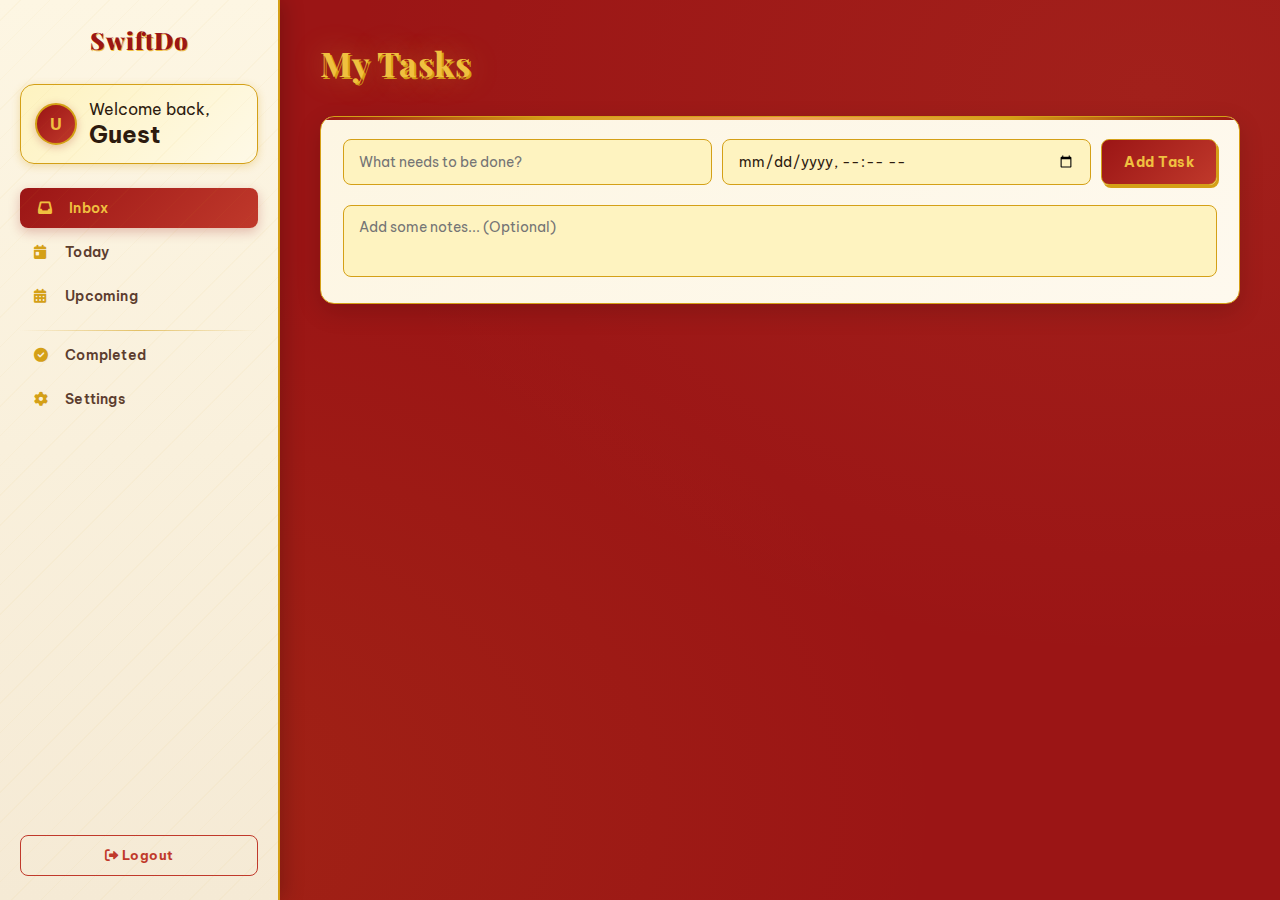
<file: HTML/home.html>
<!DOCTYPE html>
<html lang="en">
<head>
    <meta charset="UTF-8">
    <meta name="viewport" content="width=device-width, initial-scale=1.0">
    <title>SwiftDo - Smart Dashboard</title>
    <link rel="stylesheet" href="./../CSS/style.css">
    <link rel="stylesheet" href="https://cdnjs.cloudflare.com/ajax/libs/font-awesome/6.0.0/css/all.min.css">
</head>
<body>
    <div class="dashboard-container">
        <aside class="sidebar">
            <div class="sidebar-header">
                <h1 class="logo">SwiftDo</h1>
            </div>

            <div class="user-section">
                <div class="user-avatar">
                    <span id="user-initial">U</span>
                </div>
                <div class="user-info">
                    <p class="welcome-text">Welcome back,</p>
                    <h2 id="user-display-name" class="user-name">Guest</h2>
                </div>
            </div>

            <nav class="sidebar-nav">
                <ul id="navLinks">
                    <li class="active" data-filter="inbox"><a href="#"><i class="fas fa-inbox"></i> Inbox</a></li>
                    <li data-filter="today"><a href="#"><i class="fas fa-calendar-day"></i> Today</a></li>
                    <li data-filter="upcoming"><a href="#"><i class="fas fa-calendar-alt"></i> Upcoming</a></li>
                    <li class="nav-divider"></li>
                    <li data-filter="completed"><a href="#"><i class="fas fa-check-circle"></i> Completed</a></li>
                    <li data-filter="settings"><a href="#"><i class="fas fa-cog"></i> Settings</a></li>
                </ul>
            </nav>

            <button id="logoutBtn" class="btn-logout">
                <i class="fas fa-sign-out-alt"></i> Logout
            </button>
        </aside>

        <main class="main-content">
            <header class="content-header">
                <h2 id="current-category">My Tasks</h2>
                <span id="current-date"></span>
            </header>

            <div id="quoteContainer" class="quote-box" style="display: none;">
                <div class="quote-content">
                    <p id="quoteText"></p>
                    <small id="quoteAuthor"></small>
                </div>
                <button id="closeQuote" class="btn-close-quote">&times;</button>
            </div>

            <div id="todoSection">
                <div class="task-input-container">
                    <div class="task-input-card">
                        <input type="text" id="taskInput" placeholder="What needs to be done?">
                        <input type="datetime-local" id="taskDeadline">
                        <button id="addTaskBtn" class="btn-add">Add Task</button>
                    </div>
                    <textarea id="taskNote" placeholder="Add some notes... (Optional)"></textarea>
                </div>

                <div class="task-list-container">
                    <ul id="taskList"></ul>
                </div>
            </div>

            <div id="settingsSection" style="display: none;" class="settings-card">
                <h3>Account Settings</h3>
                <div class="input-group">
                    <label>Display Name</label>
                    <input type="text" id="editUsername">
                </div>
                <div class="input-group">
                    <label>Email (Username)</label>
                    <input type="email" id="editEmail" disabled> 
                </div>
                <div class="input-group">
                    <label>New Password</label>
                    <input type="password" id="editPassword" placeholder="Leave blank to keep current">
                </div>
                
                <div class="widget-settings">
                    <h4 style="margin-bottom: 10px; color: #bb86fc;">Widgets</h4>
                    <label class="checkbox-label">
                        <input type="checkbox" id="enableQuote">
                        <span class="checkmark"></span> Enable Motivation Quote
                    </label>
                </div>
                
                <button id="saveSettingsBtn" class="btn-save">Save Changes</button>
            </div>
        </main>
    </div>

    <script src="./../JS/auth.js"></script>
    <script src="./../JS/main.js"></script>
</body>
</html>
</file>
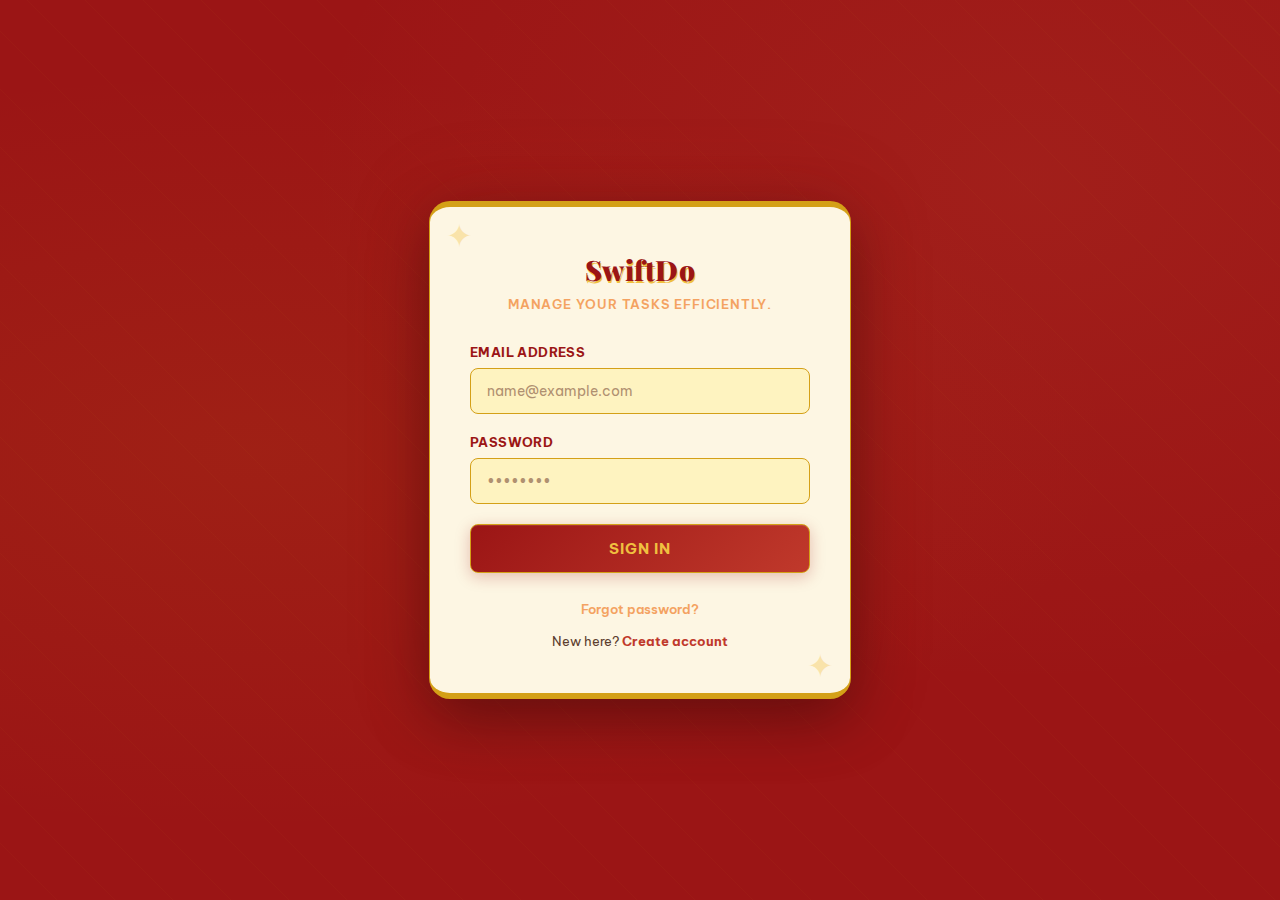
<file: HTML/login.html>
<!DOCTYPE html>
<html lang="en">
<head>
    <meta charset="UTF-8">
    <meta name="viewport" content="width=device-width, initial-scale=1.0">
    <title>SwiftDo - Secure Login</title>
    <link rel="stylesheet" href="./../CSS/style.css">
</head> 
<body>
    <div class="login-card">
        <form class="login-form" id="loginForm">
            <header>
                <h1>SwiftDo</h1>
                <p>Manage your tasks efficiently.</p>
            </header>
            
            <div class="input-field">
                <label for="email">Email Address</label>
                <input type="email" id="email" placeholder="name@example.com" required>
            </div>
            
            <div class="input-field">
                <label for="password">Password</label>
                <input type="password" id="password" placeholder="••••••••" required>
            </div>
            
            <button type="submit" class="btn-primary">Sign In</button>
            
            <footer>
                <a href="#" class="forgot-password">Forgot password?</a>
                <p class="signup-text">New here? <a href="signup.html">Create account</a></p>
            </footer>
        </form>
    </div>
    <script src="./../JS/auth.js"></script>
</body>
</html>
</file>
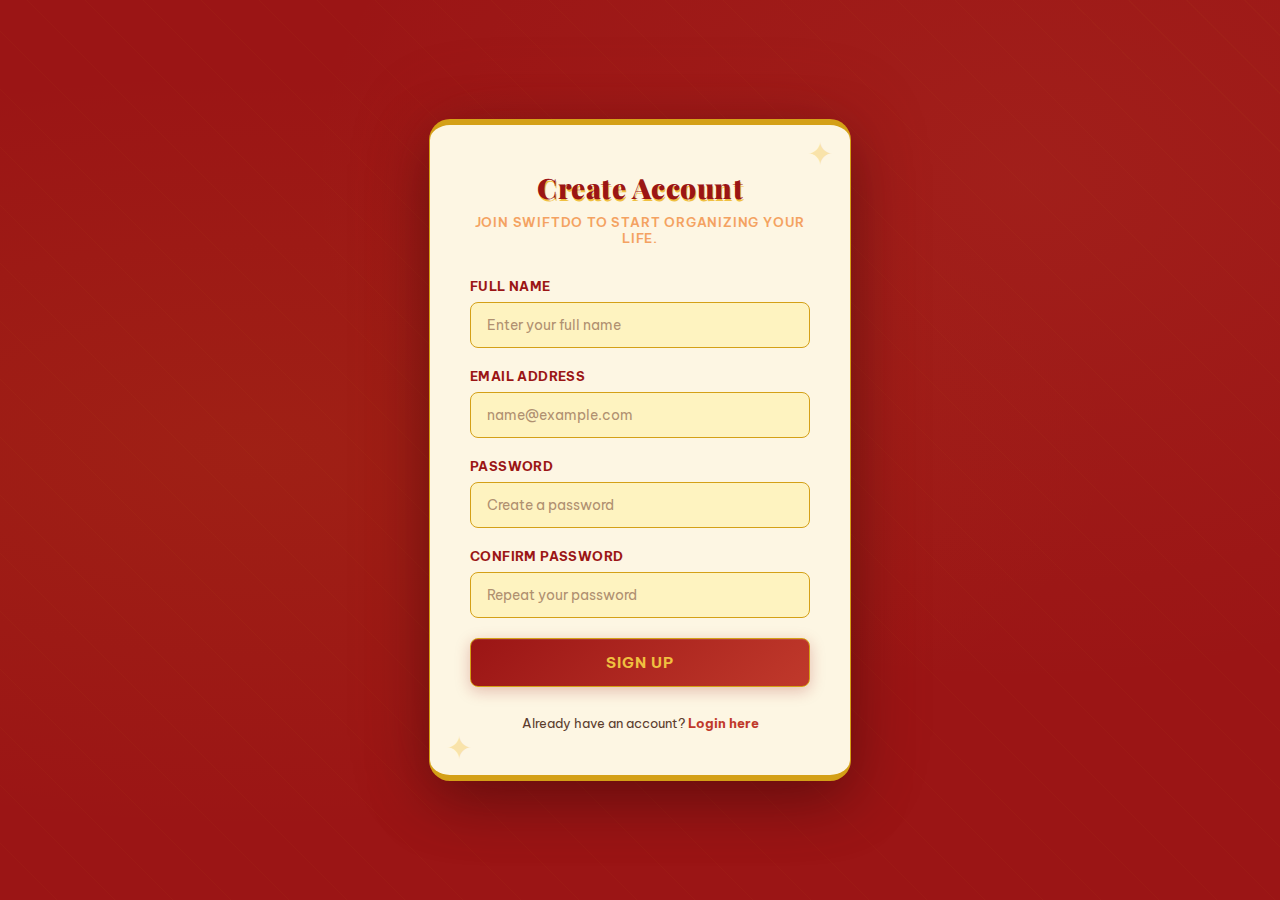
<file: HTML/signup.html>
<!DOCTYPE html>
<html lang="en">
<head>
    <meta charset="UTF-8">
    <meta name="viewport" content="width=device-width, initial-scale=1.0">
    <title>SwiftDo - Create Account</title>
    <link rel="stylesheet" href="./../CSS/style.css">
</head> 
<body>
    <div class="signup-card">
        <form class="signup-form" id="signupForm">
            <header>
                <h1>Create Account</h1>
                <p>Join SwiftDo to start organizing your life.</p>
            </header>

            <div class="input-field">
                <label for="username">Full Name</label>
                <input type="text" id="username" placeholder="Enter your full name" required>
            </div>
            
            <div class="input-field">
                <label for="email">Email Address</label>
                <input type="email" id="email" placeholder="name@example.com" required>
            </div>
            
            <div class="input-field">
                <label for="password">Password</label>
                <input type="password" id="password" placeholder="Create a password" required>
            </div>

            <div class="input-field">
                <label for="confirm-password">Confirm Password</label>
                <input type="password" id="confirm-password" placeholder="Repeat your password" required>
            </div>
            
            <button type="submit" class="btn-primary" id="signupBtn">Sign Up</button>
            
            <footer>
                <p class="login-text">Already have an account? <a href="login.html">Login here</a></p>
            </footer>
        </form>
    </div>
    <script src="./../JS/auth.js"></script>
</body>
</html>
</file>
<file: CSS/style.css>
@import url('https://fonts.googleapis.com/css2?family=Playfair+Display:wght@700;900&family=Be+Vietnam+Pro:wght@400;500;600;700&display=swap');
:root {
    --red-deep:       #9b1515;   /* Lacquer red */
    --red-mid:        #c0392b;   /* Classic red */
    --red-bright:     #e74c3c;   /* Bright accent */
    --gold-imperial:  #d4a017;   /* Imperial gold */
    --gold-light:     #f0c040;   /* Bright gold */
    --gold-pale:      #fef3c0;   /* Pale gold / cream */
    --peach:          #f4a261;   /* Peach blossom */
    --peach-light:    #fdebd0;   /* Soft peach bg */
    --paper:          #fdf6e3;   /* Warm paper white */
    --ink:            #2c1a0e;   /* Dark brown ink */
    --ink-soft:       #5c3d2e;   /* Softer ink */
    --shadow-red:     rgba(155, 21, 21, 0.25);
    --shadow-gold:    rgba(212, 160, 23, 0.3);
    --font-display:   'Playfair Display', Georgia, serif;
    --font-body:      'Be Vietnam Pro', sans-serif;
    --radius-sm:      8px;
    --radius-md:      14px;
    --radius-lg:      20px;
    --transition:     all 0.3s cubic-bezier(0.4, 0, 0.2, 1);
}

* {
    margin: 0;
    padding: 0;
    box-sizing: border-box;
}

body {
    font-family: var(--font-body);
    background-color: var(--red-deep);
    background-image:
        radial-gradient(ellipse at 20% 50%, rgba(212, 160, 23, 0.08) 0%, transparent 60%),
        radial-gradient(ellipse at 80% 20%, rgba(244, 162, 97, 0.07) 0%, transparent 50%),
        repeating-linear-gradient(
            45deg,
            transparent,
            transparent 40px,
            rgba(212, 160, 23, 0.03) 40px,
            rgba(212, 160, 23, 0.03) 41px
        );
    display: flex;
    justify-content: center;
    align-items: center;
    min-height: 100vh;
    color: var(--ink);
}

.login-card {
    background-color: var(--paper);
    padding: 44px 40px;
    border-radius: var(--radius-lg);
    box-shadow:
        0 0 0 1px var(--gold-imperial),
        0 20px 60px rgba(0, 0, 0, 0.35),
        0 0 80px var(--shadow-red);
    width: 100%;
    max-width: 420px;
    border-top: 5px solid var(--gold-imperial);
    border-bottom: 5px solid var(--gold-imperial);
    position: relative;
    overflow: hidden;
}

.login-card::before,
.login-card::after {
    content: '✦';
    position: absolute;
    font-size: 32px;
    color: var(--gold-light);
    opacity: 0.35;
    line-height: 1;
}
.login-card::before { top: 12px; left: 16px; }
.login-card::after  { bottom: 12px; right: 16px; }

.signup-card {
    background-color: var(--paper);
    padding: 44px 40px;
    border-radius: var(--radius-lg);
    box-shadow:
        0 0 0 1px var(--gold-imperial),
        0 20px 60px rgba(0, 0, 0, 0.35),
        0 0 80px var(--shadow-red);
    width: 100%;
    max-width: 420px;
    border-top: 5px solid var(--gold-imperial);
    border-bottom: 5px solid var(--gold-imperial);
    position: relative;
    overflow: hidden;
}

.signup-card::before,
.signup-card::after {
    content: '✦';
    position: absolute;
    font-size: 32px;
    color: var(--gold-light);
    opacity: 0.35;
    line-height: 1;
}
.signup-card::before { top: 12px; right: 16px; }
.signup-card::after  { bottom: 12px; left: 16px; }

header {
    text-align: center;
    margin-bottom: 32px;
}

header h1 {
    font-family: var(--font-display);
    color: var(--red-deep);
    font-size: 28px;
    font-weight: 900;
    letter-spacing: 0.5px;
    margin-bottom: 8px;
    text-shadow: 1px 2px 0px var(--gold-light);
}

header p {
    color: var(--peach);
    font-size: 13px;
    font-weight: 600;
    letter-spacing: 0.8px;
    text-transform: uppercase;
}

.input-field {
    margin-bottom: 20px;
}

.input-field label {
    display: block;
    margin-bottom: 8px;
    font-size: 13px;
    font-weight: 700;
    color: var(--red-deep);
    letter-spacing: 0.4px;
    text-transform: uppercase;
}

.input-field input {
    width: 100%;
    padding: 13px 16px;
    border-radius: var(--radius-sm);
    border: 1.5px solid var(--gold-imperial);
    background-color: var(--gold-pale);
    color: var(--ink);
    font-family: var(--font-body);
    font-size: 14px;
    outline: none;
    transition: var(--transition);
}

.input-field input:focus {
    border-color: var(--red-mid);
    background-color: #fff;
    box-shadow: 0 0 0 3px rgba(192, 57, 43, 0.15);
}

.input-field input::placeholder {
    color: #b09070;
}
.btn-primary {
    width: 100%;
    padding: 14px;
    background: linear-gradient(135deg, var(--red-deep) 0%, var(--red-mid) 100%);
    border: 1.5px solid var(--gold-imperial);
    border-radius: var(--radius-sm);
    color: var(--gold-light);
    font-family: var(--font-body);
    font-weight: 700;
    font-size: 15px;
    letter-spacing: 1px;
    text-transform: uppercase;
    cursor: pointer;
    transition: var(--transition);
    box-shadow: 0 4px 15px var(--shadow-red), inset 0 1px 0 rgba(255,255,255,0.1);
}

.btn-primary:hover {
    background: linear-gradient(135deg, var(--red-mid) 0%, var(--red-bright) 100%);
    transform: translateY(-2px);
    box-shadow: 0 8px 25px var(--shadow-red);
}

.btn-primary:active {
    transform: translateY(0);
}

footer {
    margin-top: 28px;
    text-align: center;
}

.forgot-password {
    color: var(--peach);
    text-decoration: none;
    font-size: 13px;
    font-weight: 600;
    display: block;
    margin-bottom: 16px;
    transition: color 0.2s;
}

.forgot-password:hover {
    color: var(--gold-imperial);
}

.signup-text,
.login-text {
    font-size: 13px;
    color: var(--ink-soft);
}

.signup-text a,
.login-text a {
    color: var(--red-mid);
    text-decoration: none;
    font-weight: 700;
    transition: color 0.2s;
}

.signup-text a:hover,
.login-text a:hover {
    color: var(--gold-imperial);
}

.dashboard-container {
    display: flex;
    width: 100vw;
    height: 100vh;
    background-color: var(--red-deep);
    background-image:
        radial-gradient(ellipse at 10% 90%, rgba(212, 160, 23, 0.1) 0%, transparent 50%),
        radial-gradient(ellipse at 90% 10%, rgba(244, 162, 97, 0.08) 0%, transparent 50%);
}

.sidebar {
    width: 280px;
    background: linear-gradient(180deg, var(--paper) 0%, #f5ead5 100%);
    border-right: 2px solid var(--gold-imperial);
    display: flex;
    flex-direction: column;
    padding: 24px 20px;
    box-shadow: 4px 0 20px rgba(0, 0, 0, 0.2);
    position: relative;
    overflow: hidden;
}

.sidebar::before {
    content: '';
    position: absolute;
    inset: 0;
    background-image: repeating-linear-gradient(
        -45deg,
        transparent,
        transparent 20px,
        rgba(212, 160, 23, 0.04) 20px,
        rgba(212, 160, 23, 0.04) 21px
    );
    pointer-events: none;
}

.logo {
    font-family: var(--font-display);
    color: var(--red-deep);
    font-size: 24px;
    font-weight: 900;
    margin-bottom: 28px;
    text-align: center;
    text-shadow: 1px 1px 0 var(--gold-light);
    letter-spacing: 1px;
}
.user-section {
    display: flex;
    align-items: center;
    padding: 14px;
    background: linear-gradient(135deg, var(--gold-pale), #fef9e7);
    border-radius: var(--radius-md);
    margin-bottom: 24px;
    border: 1px solid var(--gold-imperial);
    box-shadow: 0 2px 8px var(--shadow-gold);
}

.user-avatar {
    width: 42px;
    height: 42px;
    background: linear-gradient(135deg, var(--red-deep), var(--red-mid));
    border-radius: 50%;
    display: flex;
    justify-content: center;
    align-items: center;
    margin-right: 12px;
    color: var(--gold-light);
    font-weight: 700;
    font-size: 16px;
    border: 2px solid var(--gold-imperial);
    box-shadow: 0 2px 8px var(--shadow-red);
    flex-shrink: 0;
}
.sidebar-nav ul { list-style: none; }

.sidebar-nav li { margin-bottom: 4px; }

.sidebar-nav a {
    font-family: var(--font-body);
    color: var(--ink-soft);
    text-decoration: none;
    padding: 11px 14px;
    display: block;
    border-radius: var(--radius-sm);
    transition: var(--transition);
    font-weight: 600;
    font-size: 14px;
    letter-spacing: 0.2px;
}

.sidebar-nav li.active a,
.sidebar-nav a:hover {
    background: linear-gradient(135deg, var(--red-deep), var(--red-mid));
    color: var(--gold-light);
    box-shadow: 0 4px 12px var(--shadow-red);
    padding-left: 18px;
}

.sidebar-nav i {
    margin-right: 10px;
    width: 18px;
    color: var(--gold-imperial);
}

.sidebar-nav li.active i,
.sidebar-nav a:hover i {
    color: var(--gold-light);
}

.nav-divider {
    height: 1px;
    background: linear-gradient(90deg, transparent, var(--gold-imperial), transparent);
    margin: 14px 0;
    opacity: 0.6;
}

.btn-logout {
    margin-top: auto;
    background: none;
    border: 1.5px solid var(--red-mid);
    color: var(--red-mid);
    padding: 11px;
    border-radius: var(--radius-sm);
    cursor: pointer;
    transition: var(--transition);
    font-weight: 700;
    font-family: var(--font-body);
    letter-spacing: 0.5px;
}

.btn-logout:hover {
    background: var(--red-deep);
    border-color: var(--red-deep);
    color: var(--gold-light);
    box-shadow: 0 4px 12px var(--shadow-red);
}

.main-content {
    flex: 1;
    padding: 40px;
    overflow-y: auto;
    background-color: transparent;
}

.main-content::-webkit-scrollbar { width: 6px; }
.main-content::-webkit-scrollbar-track { background: transparent; }
.main-content::-webkit-scrollbar-thumb {
    background: var(--gold-imperial);
    border-radius: 3px;
}
.content-header {
    display: flex;
    justify-content: space-between;
    align-items: baseline;
    margin-bottom: 30px;
}

.content-header h2 {
    font-family: var(--font-display);
    font-size: 34px;
    color: var(--gold-light);
    text-shadow: 2px 2px 0px var(--gold-imperial), 0 0 30px rgba(240, 192, 64, 0.4);
    letter-spacing: 0.5px;
}

.content-header span {
    color: var(--gold-pale);
    font-weight: 600;
    font-size: 14px;
    opacity: 0.85;
}
.task-input-container {
    background: linear-gradient(135deg, var(--paper) 0%, #fef9ee 100%);
    padding: 22px;
    border-radius: var(--radius-md);
    margin-bottom: 28px;
    border: 1.5px solid var(--gold-imperial);
    box-shadow:
        0 8px 24px rgba(0, 0, 0, 0.15),
        inset 0 1px 0 rgba(255, 255, 255, 0.8);
    position: relative;
    overflow: hidden;
}

.task-input-container::before {
    content: '';
    position: absolute;
    top: 0; left: 0; right: 0;
    height: 3px;
    background: linear-gradient(90deg, var(--red-deep), var(--gold-imperial), var(--peach), var(--gold-imperial), var(--red-deep));
}

.task-input-card {
    display: flex;
    gap: 10px;
    margin-bottom: 10px;
}

.task-input-card input,
#taskDeadline {
    flex: 1;
    background: var(--gold-pale);
    border: 1.5px solid var(--gold-imperial);
    padding: 12px 15px;
    border-radius: var(--radius-sm);
    color: var(--ink);
    font-family: var(--font-body);
    font-size: 14px;
    outline: none;
    transition: var(--transition);
}

.task-input-card input:focus,
#taskDeadline:focus {
    border-color: var(--red-mid);
    background: #fff;
    box-shadow: 0 0 0 3px rgba(192, 57, 43, 0.12);
}

#taskNote {
    width: 100%;
    background: var(--gold-pale);
    border: 1.5px solid var(--gold-imperial);
    border-radius: var(--radius-sm);
    color: var(--ink);
    font-family: var(--font-body);
    font-size: 14px;
    padding: 12px 15px;
    resize: none;
    height: 72px;
    outline: none;
    margin-top: 10px;
    transition: var(--transition);
}

#taskNote:focus {
    border-color: var(--red-mid);
    background: #fff;
    box-shadow: 0 0 0 3px rgba(192, 57, 43, 0.12);
}

.btn-add {
    background: linear-gradient(135deg, var(--red-deep), var(--red-mid));
    color: var(--gold-light);
    border: 1.5px solid var(--gold-imperial);
    padding: 0 22px;
    border-radius: var(--radius-sm);
    font-weight: 700;
    font-family: var(--font-body);
    font-size: 14px;
    cursor: pointer;
    transition: var(--transition);
    box-shadow: 2px 3px 0px var(--gold-imperial);
    letter-spacing: 0.5px;
}

.btn-add:hover {
    background: linear-gradient(135deg, var(--red-mid), var(--red-bright));
    transform: translateY(-2px);
    box-shadow: 2px 5px 0px var(--gold-imperial);
}
.task-item {
    background: linear-gradient(135deg, var(--paper) 0%, #fef9ee 100%);
    margin-bottom: 10px;
    padding: 18px 20px;
    border-radius: var(--radius-sm);
    display: flex;
    justify-content: space-between;
    align-items: center;
    transition: var(--transition);
    border-left: 6px solid var(--gold-imperial);
    box-shadow: 0 3px 10px rgba(0, 0, 0, 0.1);
}

.task-item:hover {
    transform: translateX(3px);
    box-shadow: 0 6px 20px rgba(0, 0, 0, 0.15);
}

.task-item.urgent {
    border-left: 6px solid var(--red-bright);
    background: linear-gradient(135deg, #fff5f5 0%, #fef0ee 100%);
}

.task-item.completed span {
    text-decoration: line-through;
    color: #a08060;
    opacity: 0.6;
}

.task-left {
    display: flex;
    align-items: center;
    gap: 14px;
}

.task-left input[type="checkbox"] {
    accent-color: var(--red-deep);
    width: 18px;
    height: 18px;
    cursor: pointer;
}
.task-actions button {
    background: none;
    border: none;
    cursor: pointer;
    font-size: 18px;
    margin-left: 10px;
    transition: var(--transition);
    opacity: 0.75;
}

.task-actions button:hover {
    opacity: 1;
    transform: scale(1.15);
}

.btn-edit   { color: var(--peach); }
.btn-delete { color: var(--red-mid); }

.task-details {
    display: none;
    padding: 14px 45px;
    background: linear-gradient(135deg, var(--peach-light), #fef9ee);
    border-radius: 0 0 var(--radius-sm) var(--radius-sm);
    margin-top: -12px;
    margin-bottom: 14px;
    font-size: 14px;
    border-left: 6px solid var(--red-mid);
    border-bottom: 1px solid var(--gold-imperial);
}

.task-details p {
    margin: 5px 0;
    color: var(--red-deep);
    font-weight: 500;
}

.btn-see-more {
    color: var(--red-mid);
    font-size: 12px;
    cursor: pointer;
    text-decoration: underline;
    background: none;
    border: none;
    padding: 0;
    margin-left: 10px;
    font-family: var(--font-body);
    transition: color 0.2s;
}

.btn-see-more:hover {
    color: var(--gold-imperial);
}
.settings-card {
    background: linear-gradient(135deg, var(--paper) 0%, #fef9ee 100%);
    padding: 34px;
    border-radius: var(--radius-lg);
    border: 1.5px solid var(--gold-imperial);
    box-shadow: 0 12px 40px rgba(0, 0, 0, 0.15);
    position: relative;
    overflow: hidden;
}

.settings-card::before {
    content: '';
    position: absolute;
    top: 0; left: 0; right: 0;
    height: 4px;
    background: linear-gradient(90deg, var(--red-deep), var(--gold-imperial), var(--peach), var(--gold-imperial), var(--red-deep));
}

.settings-card h2 {
    font-family: var(--font-display);
    color: var(--red-deep);
    font-weight: 900;
    font-size: 26px;
    margin-bottom: 26px;
    text-shadow: 1px 1px 0 var(--gold-light);
}
.settings-card h3 {
    font-family: var(--font-display);
    color: var(--red-deep);
    font-size: 17px;
    margin: 28px 0 14px 0;
    font-weight: 700;
    padding-bottom: 8px;
    border-bottom: 1px solid var(--gold-imperial);
}
.input-group {
    margin-bottom: 20px;
}

.input-group label {
    display: block;
    color: var(--red-deep);
    font-size: 12px;
    font-weight: 700;
    margin-bottom: 8px;
    letter-spacing: 0.6px;
    text-transform: uppercase;
}

.input-group input {
    width: 100%;
    padding: 12px 14px;
    border: 1.5px solid var(--gold-imperial);
    border-radius: var(--radius-sm);
    background-color: var(--gold-pale);
    color: var(--ink);
    font-family: var(--font-body);
    font-size: 14px;
    transition: var(--transition);
    outline: none;
}

.input-group input:focus {
    border-color: var(--red-mid);
    background-color: #fff;
    box-shadow: 0 0 0 3px rgba(192, 57, 43, 0.12);
}
.widget-settings {
    display: flex;
    flex-direction: column;
    gap: 14px;
    margin-top: 10px;
}

.widget-settings .checkbox-label {
    display: flex;
    align-items: center;
    gap: 14px;
    cursor: pointer;
    font-size: 15px;
    font-weight: 600;
    color: var(--red-deep);
    user-select: none;
    transition: color 0.2s;
}

.widget-settings .checkbox-label:hover {
    color: var(--red-mid);
}

.widget-settings .checkbox-label input[type="checkbox"] {
    position: absolute;
    opacity: 0;
    width: 0;
    height: 0;
}

.widget-settings .checkmark {
    flex-shrink: 0;
    width: 22px;
    height: 22px;
    background-color: var(--gold-pale);
    border: 2px solid var(--gold-imperial);
    border-radius: 6px;
    position: relative;
    transition: var(--transition);
}

.widget-settings .checkbox-label:hover .checkmark {
    background-color: #fef3c0;
    border-color: var(--red-mid);
}
.widget-settings .checkbox-label input:checked ~ .checkmark {
    background: linear-gradient(135deg, var(--red-deep), var(--red-mid));
    border-color: var(--red-deep);
    box-shadow: 0 2px 8px var(--shadow-red);
}

.widget-settings .checkmark::after {
    content: "";
    position: absolute;
    display: none;
    left: 6px;
    top: 2px;
    width: 6px;
    height: 11px;
    border: solid var(--gold-light);
    border-width: 0 2.5px 2.5px 0;
    transform: rotate(45deg);
}

.widget-settings .checkbox-label input:checked ~ .checkmark::after {
    display: block;
}
.btn-save {
    background: linear-gradient(135deg, var(--red-deep) 0%, var(--red-mid) 100%);
    color: var(--gold-light);
    border: 1.5px solid var(--gold-imperial);
    padding: 13px 28px;
    border-radius: var(--radius-sm);
    font-weight: 800;
    font-family: var(--font-body);
    font-size: 14px;
    letter-spacing: 0.8px;
    text-transform: uppercase;
    cursor: pointer;
    box-shadow: 0 4px 15px var(--shadow-red), 2px 3px 0 var(--gold-imperial);
    transition: var(--transition);
    margin-top: 12px;
}

.btn-save:hover {
    transform: scale(1.04) translateY(-1px);
    box-shadow: 0 8px 25px var(--shadow-red), 2px 5px 0 var(--gold-imperial);
}
.quote-box {
    position: fixed;
    bottom: 30px;
    right: 30px;
    width: 400px;
    background: linear-gradient(135deg, var(--paper) 0%, #fef9ee 100%);
    border: 1.5px solid var(--gold-imperial);
    border-left: 8px solid var(--red-deep);
    padding: 24px 26px;
    border-radius: var(--radius-md);
    box-shadow:
        0 20px 50px rgba(0, 0, 0, 0.25),
        0 0 0 1px rgba(212, 160, 23, 0.3);
    z-index: 9999;
    display: none;
    animation: slideInQuote 0.4s cubic-bezier(0.34, 1.56, 0.64, 1);
}

@keyframes slideInQuote {
    from {
        opacity: 0;
        transform: translateY(20px) scale(0.96);
    }
    to {
        opacity: 1;
        transform: translateY(0) scale(1);
    }
}

.quote-content p {
    color: var(--red-deep);
    font-family: var(--font-display);
    font-size: 16px;
    line-height: 1.75;
    margin-bottom: 10px;
    font-style: italic;
    font-weight: 700;
}

.quote-content small {
    color: var(--gold-imperial);
    font-size: 12px;
    font-weight: 700;
    text-transform: uppercase;
    letter-spacing: 1px;
}

.btn-close-quote {
    background: none;
    border: none;
    color: var(--red-mid);
    cursor: pointer;
    font-size: 18px;
    font-weight: bold;
    transition: var(--transition);
    padding: 4px;
    line-height: 1;
}

.btn-close-quote:hover {
    color: var(--red-deep);
    transform: scale(1.2) rotate(90deg);
}
</file>
